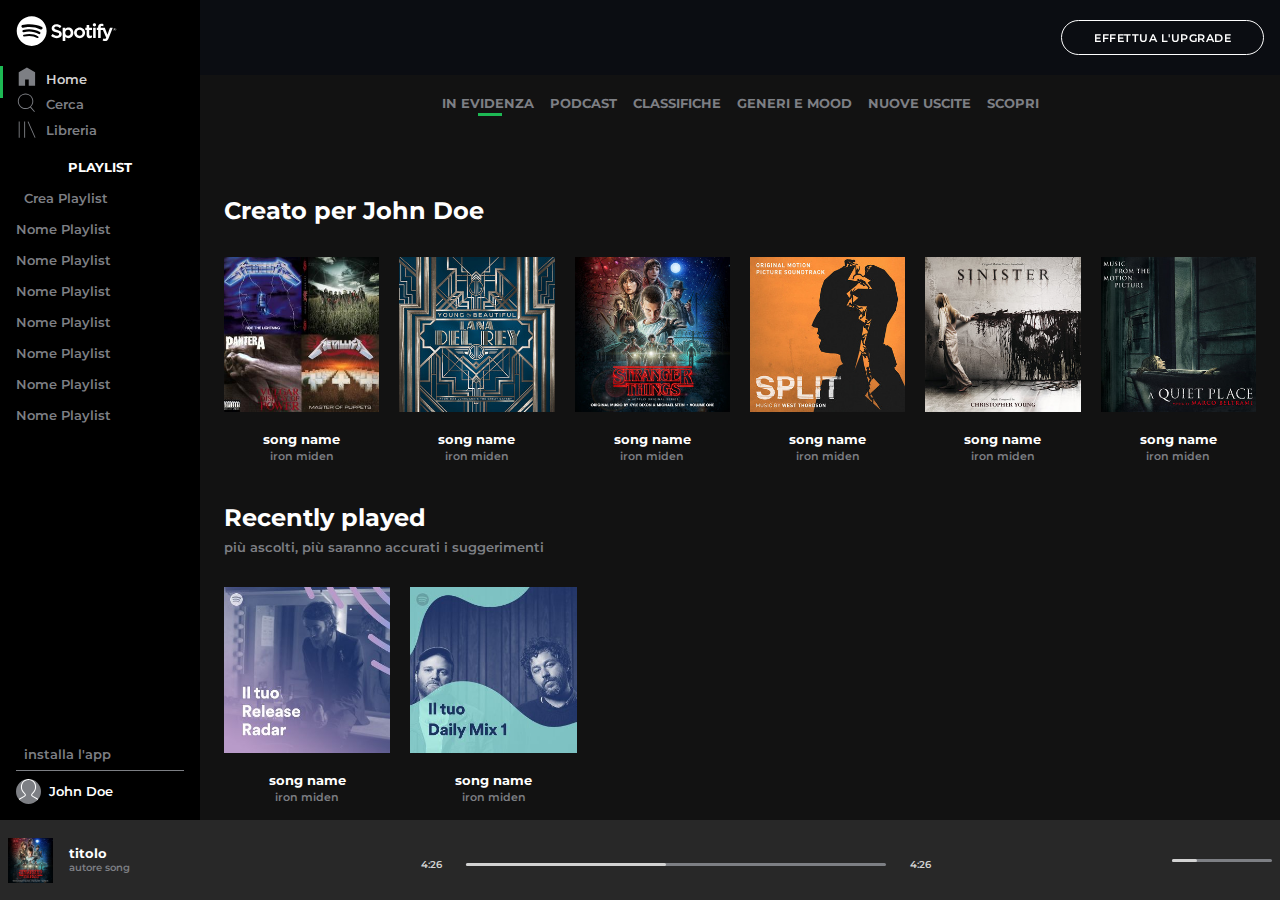
<file: index.html>
<!DOCTYPE html>
<html lang="en">
<head>
    <meta charset="UTF-8">
    <meta http-equiv="X-UA-Compatible" content="IE=edge">
    <meta name="viewport" content="width=device-width, initial-scale=1.0">
    <title>Spotify</title>
    <link rel="stylesheet" href="./style.css">
    <link rel="stylesheet" href="https://cdnjs.cloudflare.com/ajax/libs/font-awesome/6.0.0-beta2/css/all.min.css" integrity="sha512-YWzhKL2whUzgiheMoBFwW8CKV4qpHQAEuvilg9FAn5VJUDwKZZxkJNuGM4XkWuk94WCrrwslk8yWNGmY1EduTA==" crossorigin="anonymous" referrerpolicy="no-referrer" />
    <link rel="preconnect" href="https://fonts.googleapis.com">
    <link rel="preconnect" href="https://fonts.gstatic.com" crossorigin>
    <link href="https://fonts.googleapis.com/css2?family=Montserrat:wght@300;400;500;600;700&display=swap" rel="stylesheet">
    <link rel="icon" href="./img/favicon.ico" type="image/icon type">
    
</head>
<body>
    <div class="body_container">
        <main id="site_main" class="main_content">

            <div class="main_content_wrapper flex">


                <aside class="sidebar flex flex_column justify_column">   <!-- sidebar -->
                    <div class="sidebar_top">

                        <div class="logo_wrapper">    <!-- logo -->
                       
                            <img class="logo_complete" src="./img/logo.svg" alt="spotify logo">
                            <img class="logo_small" src="./img/logo-small.svg" alt="logo spotify small">
                        </div>

                        <nav class="sidebar_nav flex flex_column margin_top_xs">   <!-- sidebar navigation -->

                            <div class="sidebar_nav_item home flex align_center">        <!-- sidebar HOME ITEM -->
                                <i class="sidebar_icon home-icon">
                                    <svg viewBox="0 0 512 512" xmlns="http://www.w3.org/2000/svg"><path d="M448 463.746h-149.333v-149.333h-85.334v149.333h-149.333v-315.428l192-111.746 192 110.984v316.19z"/></svg>
                                </i>
                                <p class="sidebar_home sidebar_text">Home</p>
                            </div>


                            <div class="sidebar_nav_item flex align_center">        <!-- sidebar SEARCH ITEM -->
                                <i class="sidebar_icon search-icon">
                                    <svg viewBox="0 0 512 512" xmlns="http://www.w3.org/2000/svg"><path d="M349.714 347.937l93.714 109.969-16.254 13.969-93.969-109.969q-48.508 36.825-109.207 36.825-36.826 0-70.476-14.349t-57.905-38.603-38.603-57.905-14.349-70.476 14.349-70.476 38.603-57.905 57.905-38.603 70.476-14.349 70.476 14.349 57.905 38.603 38.603 57.905 14.349 70.476q0 37.841-14.73 71.619t-40.889 58.921zM224 377.397q43.428 0 80.254-21.461t58.286-58.286 21.461-80.254-21.461-80.254-58.286-58.285-80.254-21.46-80.254 21.46-58.285 58.285-21.46 80.254 21.46 80.254 58.285 58.286 80.254 21.461z" /></svg>
                                </i>
                                <p class="sidebar_search sidebar_text">Cerca</p>
                            </div>


                            <div class="sidebar_nav_item flex align_center">
                                <i class="sidebar_icon library-icon">       <!-- sidebar LIBRARY ITEM -->
                                    <svg viewBox="0 0 512 512" xmlns="http://www.w3.org/2000/svg"><path d="M291.301 81.778l166.349 373.587-19.301 8.635-166.349-373.587zM64 463.746v-384h21.334v384h-21.334zM192 463.746v-384h21.334v384h-21.334z" /></svg>
                                </i>
                                <p class="sidebar_library sidebar_text">Libreria</p>
                            </div>

                        </nav>

                        <div class="playlist margin_top_xs">    <!-- sidebar PLAYLIST -->
                            <h3>PLAYLIST</h3>
                            <div class="add_playlist flex align_center margin_top_xs">
                                <i class="fas fa-plus-square"></i>
                                <p class="playlist_text">Crea Playlist</p>
                            </div>
                            <ul class="playlist_list margin_top_xs">
                                <li class="play_list_name">Nome Playlist</li>
                                <li class="play_list_name">Nome Playlist</li>
                                <li class="play_list_name">Nome Playlist</li>
                                <li class="play_list_name">Nome Playlist</li>
                                <li class="play_list_name">Nome Playlist</li>
                                <li class="play_list_name">Nome Playlist</li>
                                <li class="play_list_name">Nome Playlist</li>
                            </ul>
                        </div>


                    </div>
                    <div class="sidebar_bottom flex_column">
                        <div class="app_callTo flex align_center">
                            <i class="far fa-arrow-alt-circle-down"></i>
                            <p>installa l'app</p>
                        </div>
                        <div class="profile flex align_center">
                            <div class="profile_img">
                            </div>             
                            <p class="userName">John Doe</p>
                        </div>
                        
                    </div>

                </aside>

                <div class="content flex flex_column">                                     <!-- CONTENT_RIGHT -->
                    <div class="header flex justify_end align_center">    <!-- CONTENT - HEADER -->
                        <a href="#" class="btn">effettua l'upgrade</a>
                    </div>
                    <div class="content_wrapper_padding">
                        
                        <div class="content_sec margin_top_m">                              <!-- CONTENT - content and rows -->

                            <nav class="content_nav">                             <!-- CONTENT - nav -->
                                <ul class="content_nav_list flex justify_center wrap">
                                    <li class="content_nav_list_item current">IN EVIDENZA</li>
                                    <li class="content_nav_list_item">PODCAST</li>
                                    <li class="content_nav_list_item">CLASSIFICHE</li>
                                    <li class="content_nav_list_item">GENERI E MOOD</li>
                                    <li class="content_nav_list_item">NUOVE USCITE</li>
                                    <li class="content_nav_list_item">SCOPRI</li>
                                </ul>
                            </nav>


                            <h2>Creato per John  Doe</h2>
                            <div class="content_row recently flex gap margin_top_s wrap">

                                <div class="song flex flex_column align_center">        <!-- CONTENT -  SONG --> 
                                    <div class="song_cover_img">
                                        <img src="./img/metal_lifting.jpg" alt="metal album covers">
                                        <i class="far fa-play-circle"></i>
                                    </div>
                                    <h3 class="song_name">song name</h3>
                                    <p class="song_author">iron miden</p>
                                </div>

                                <div class="song flex flex_column align_center">       <!-- CONTENT -  SONG --> 
                                    <div class="song_cover_img">
                                        <img src="./img/youg.jpeg" alt="metal album covers">
                                        <i class="far fa-play-circle"></i>

                                    </div>
                                    <h3 class="song_name">song name</h3>
                                    <p class="song_author">iron miden</p>
                                </div>

                                <div class="song flex flex_column align_center">        <!-- CONTENT -  SONG --> 
                                    <div class="song_cover_img">
                                        <img src="./img/stranger.jpeg" alt="metal album covers">
                                        <i class="far fa-play-circle"></i>
                                    </div>
                                    <h3 class="song_name">song name</h3>
                                    <p class="song_author">iron miden</p>
                                </div>

                                <div class="song flex flex_column align_center">       <!-- CONTENT -  SONG --> 
                                    <div class="song_cover_img">
                                        <img src="./img/split.jpeg" alt="metal album covers">
                                        <i class="far fa-play-circle"></i>
                                    </div>
                                    <h3 class="song_name">song name</h3>
                                    <p class="song_author">iron miden</p>
                                </div>

                                <div class="song flex flex_column align_center">        <!-- CONTENT -  SONG --> 
                                    <div class="song_cover_img">
                                        <img src="./img/sinister.jpeg" alt="metal album covers">
                                        <i class="far fa-play-circle"></i>
                                    </div>
                                    <h3 class="song_name">song name</h3>
                                    <p class="song_author">iron miden</p>
                                </div>

                                <div class="song flex flex_column align_center">       <!-- CONTENT -  SONG --> 
                                    <div class="song_cover_img">
                                        <img src="./img/aquietplace.jpeg" alt="metal album covers">
                                        <i class="far fa-play-circle"></i>
                                    </div>
                                    <h3 class="song_name">song name</h3>
                                    <p class="song_author">iron miden</p>
                                </div>
                            </div>
                            <h2>Recently played</h2>
                            <p class="subtitle">più ascolti, più saranno accurati i suggerimenti</p>
                            <div class="content_row recently flex gap margin_top_s wrap">

                             

                                <div class="song flex flex_column align_center">        <!-- CONTENT -  SONG --> 
                                    <div class="song_cover_img">
                                        <img src="./img/radar.jpeg" alt="metal album covers">
                                        <i class="far fa-play-circle"></i>
                                    </div>
                                    <h3 class="song_name">song name</h3>
                                    <p class="song_author">iron miden</p>
                                </div>

                                <div class="song flex flex_column align_center">       <!-- CONTENT -  SONG --> 
                                    <div class="song_cover_img">
                                        <img src="./img/mixdaily.jpeg" alt="metal album covers">
                                        <i class="far fa-play-circle"></i>
                                    </div>
                                    <h3 class="song_name">song name</h3>
                                    <p class="song_author">iron miden</p>
                                </div>
                            </div>
                            <h2>Artisti più popolari</h2>
                            <p class="subtitle">più ascolti, più saranno accurati i suggerimenti</p>
                            <div class="content_row recently flex gap margin_top_s wrap">

                                <div class="song flex flex_column align_center">        <!-- CONTENT -  SONG --> 
                                    <div class="song_cover_img circle">
                                        <img class="circle" src="./img/einaudi.jpeg" alt="metal album covers">
                                        <i class="far fa-play-circle"></i>
                                    </div>
                                    <h3 class="song_name">song name</h3>
                                    <p class="song_author">iron miden</p>
                                </div>

                                <div class="song flex flex_column align_center">       <!-- CONTENT -  SONG --> 
                                    <div class="song_cover_img circle">
                                        <img class="circle" src="./img/youg.jpeg" alt="metal album covers">
                                        <i class="far fa-play-circle"></i>
                                    </div>
                                    <h3 class="song_name">song name</h3>
                                    <p class="song_author">iron miden</p>
                                </div>

                            </div>


                        </div>

                    </div>


                </div> 


            </div>



        </main>




        <footer id="site_footer" class="footer_content flex justify_column align_center">
            <div class="song_icon flex align_center">
                <div class="song_cover_small flex align_center">

                    <div class="small_song_cover_image">
                        <img src="./img/stranger.jpeg" alt="album song cover">
                    </div>

                    
                    
                    <div class="song_info">
                        <h4>titolo</h4>
                        <p>autore song</p>
                    </div>
                </div>
                <div class="flex fav_icons">
                    <i class="far fa-heart"></i>
                    <i class="far fa-folder"></i>

                </div>

            </div>
            <div class="player flex flex_column justify_center align_center">
                <div class="player_buttons flex align_center justify_column">
                    <i class="fas fa-random"></i>
                    <i class="fas fa-step-backward"></i>
                    <i class="far fa-play-circle"></i>
                    <i class="fas fa-step-forward"></i>
                    <i class="fas fa-circle-notch"></i>

                </div>
                <div class="player_bar flex align_center">
                    <p class="timer timer_current">4:26</p>
                    <div class="bar_bg">
                        <div class="bar_color"></div>
                    </div>
                    <p class="timer timer_duration">4:26</p>               
                </div>
            </div>
            <div class="player_settings flex align_center">
                <i class="fas fa-bars"></i>
                <i class="fas fa-desktop"></i>
                <i class="fas fa-volume-down"></i>
                <div class="volume_bar_bg">
                    <div class="volume_bar_color"></div>
                </div>
            </div>
        </footer>
    </div>
    
</body>
</html>
</file>
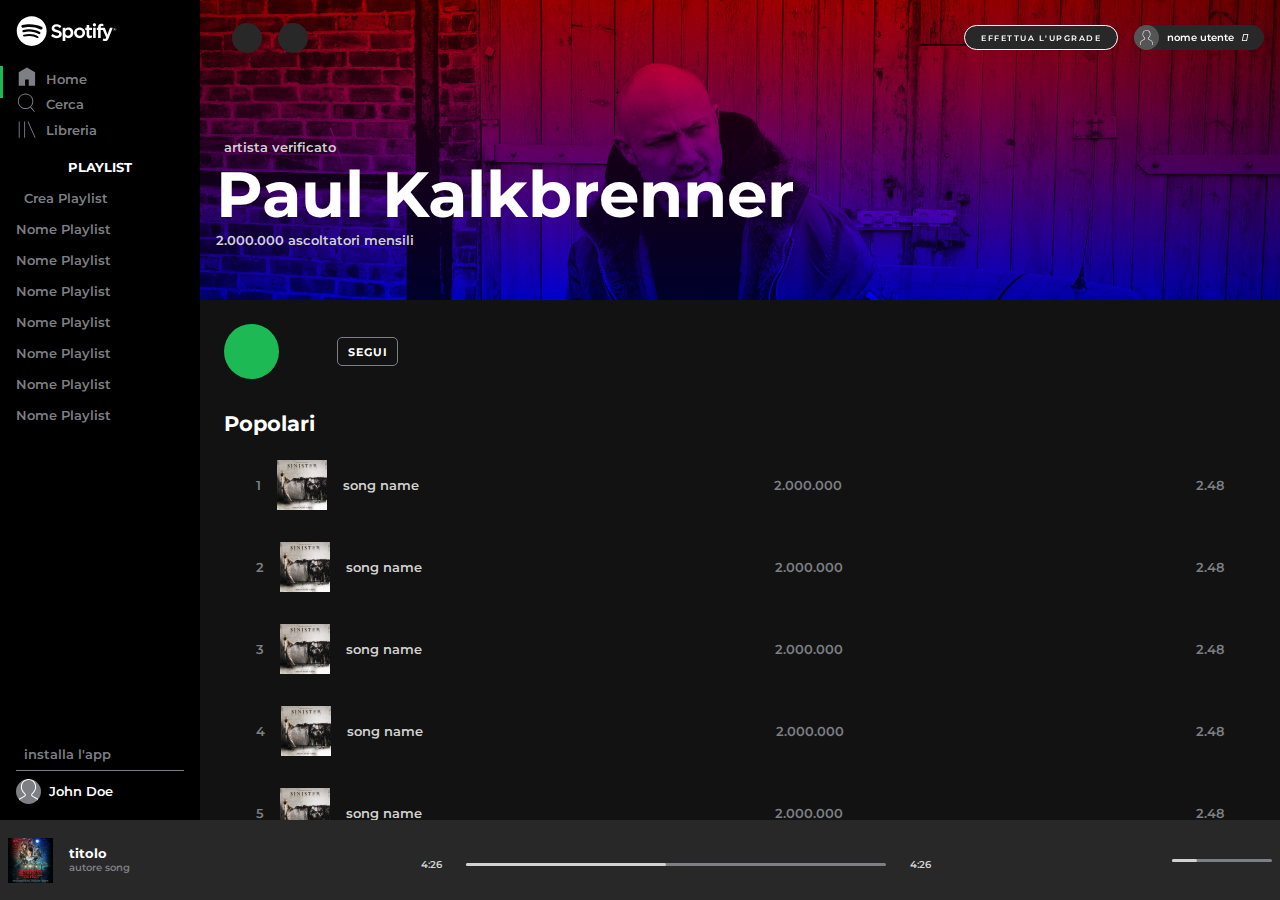
<file: artist.html>
<!DOCTYPE html>
<html lang="en">
<head>
    <meta charset="UTF-8">
    <meta http-equiv="X-UA-Compatible" content="IE=edge">
    <meta name="viewport" content="width=device-width, initial-scale=1.0">
    <title>Spotify</title>
    <link rel="stylesheet" href="./style.css">
    <link rel="stylesheet" href="https://cdnjs.cloudflare.com/ajax/libs/font-awesome/6.0.0-beta2/css/all.min.css" integrity="sha512-YWzhKL2whUzgiheMoBFwW8CKV4qpHQAEuvilg9FAn5VJUDwKZZxkJNuGM4XkWuk94WCrrwslk8yWNGmY1EduTA==" crossorigin="anonymous" referrerpolicy="no-referrer" />
    <link rel="preconnect" href="https://fonts.googleapis.com">
    <link rel="preconnect" href="https://fonts.gstatic.com" crossorigin>
    <link href="https://fonts.googleapis.com/css2?family=Montserrat:wght@300;400;500;600;700&display=swap" rel="stylesheet">
    <link rel="icon" href="./img/favicon.ico" type="image/icon type">
    
</head>
<body>
    <div class="body_container" id="artist_page">
        <main id="site_main" class="main_content">

            <div class="main_content_wrapper flex">


                <aside class="sidebar flex flex_column justify_column">   <!-- sidebar -->
                    <div class="sidebar_top">

                        <div class="logo_wrapper">    <!-- logo -->
                       
                            <img class="logo_complete" src="./img/logo.svg" alt="spotify logo">
                            <img class="logo_small" src="./img/logo-small.svg" alt="logo spotify small">
                        </div>

                        <nav class="sidebar_nav flex flex_column margin_top_xs">   <!-- sidebar navigation -->

                            <div class="sidebar_nav_item home flex align_center">        <!-- sidebar HOME ITEM -->
                                <i class="sidebar_icon home-icon">
                                    <svg viewBox="0 0 512 512" xmlns="http://www.w3.org/2000/svg"><path d="M448 463.746h-149.333v-149.333h-85.334v149.333h-149.333v-315.428l192-111.746 192 110.984v316.19z"/></svg>
                                </i>
                                <p class="sidebar_home sidebar_text"> <a href="index.html">Home</a></p>
                            </div>


                            <div class="sidebar_nav_item flex align_center">        <!-- sidebar SEARCH ITEM -->
                                <i class="sidebar_icon search-icon">
                                    <svg viewBox="0 0 512 512" xmlns="http://www.w3.org/2000/svg"><path d="M349.714 347.937l93.714 109.969-16.254 13.969-93.969-109.969q-48.508 36.825-109.207 36.825-36.826 0-70.476-14.349t-57.905-38.603-38.603-57.905-14.349-70.476 14.349-70.476 38.603-57.905 57.905-38.603 70.476-14.349 70.476 14.349 57.905 38.603 38.603 57.905 14.349 70.476q0 37.841-14.73 71.619t-40.889 58.921zM224 377.397q43.428 0 80.254-21.461t58.286-58.286 21.461-80.254-21.461-80.254-58.286-58.285-80.254-21.46-80.254 21.46-58.285 58.285-21.46 80.254 21.46 80.254 58.285 58.286 80.254 21.461z" /></svg>
                                </i>
                                <p class="sidebar_search sidebar_text">Cerca</p>
                            </div>


                            <div class="sidebar_nav_item flex align_center">
                                <i class="sidebar_icon library-icon">       <!-- sidebar LIBRARY ITEM -->
                                    <svg viewBox="0 0 512 512" xmlns="http://www.w3.org/2000/svg"><path d="M291.301 81.778l166.349 373.587-19.301 8.635-166.349-373.587zM64 463.746v-384h21.334v384h-21.334zM192 463.746v-384h21.334v384h-21.334z" /></svg>
                                </i>
                                <p class="sidebar_library sidebar_text">Libreria</p>
                            </div>

                        </nav>

                        <div class="playlist margin_top_xs">    <!-- sidebar PLAYLIST -->
                            <h3>PLAYLIST</h3>
                            <div class="add_playlist flex align_center margin_top_xs">
                                <i class="fas fa-plus-square"></i>
                                <p class="playlist_text">Crea Playlist</p>
                            </div>
                            <ul class="playlist_list margin_top_xs">
                                <li class="play_list_name">Nome Playlist</li>
                                <li class="play_list_name">Nome Playlist</li>
                                <li class="play_list_name">Nome Playlist</li>
                                <li class="play_list_name">Nome Playlist</li>
                                <li class="play_list_name">Nome Playlist</li>
                                <li class="play_list_name">Nome Playlist</li>
                                <li class="play_list_name">Nome Playlist</li>
                            </ul>
                        </div>


                    </div>
                    <div class="sidebar_bottom flex_column">
                        <div class="app_callTo flex align_center">
                            <i class="far fa-arrow-alt-circle-down"></i>
                            <p>installa l'app</p>
                        </div>
                        <div class="profile flex align_center">
                            <div class="profile_img">
                            </div>             
                            <p class="userName">John Doe</p>
                        </div>
                        
                    </div>

                </aside>

                <div class="content flex flex_column">                                     <!-- CONTENT_RIGHT -->
                    <div class="header flex align_center justify_column">    <!-- CONTENT - HEADER -->
                        <div class="nav_arrows flex">
                            <i class="fas fa-chevron-left"></i>
                            <i class="fas fa-chevron-right"></i>
                         </div>


                         <div class="btns flex">
                            <a href="#" class="btn flex align_center">effettua l'upgrade</a>
                            <a href="#" class="btn flex align_center utente_btn justify_column">
                                <div class="profile_img"></div>  nome utente <i class="fas fa-caret-down"></i></a>
                         </div>
                        
                    </div>
                    <div class="content_wrapper_padding">
                        <div class="hero_bg">
                            <div class="hero_bg_content">
                                <div class="verified flex">
                                    <i class="fas fa-check-circle"></i>
                                    <p>artista verificato</p>
                                </div>
                                <h2>Paul Kalkbrenner</h2>
                                <p class="monthly_listeners">2.000.000 ascoltatori mensili</p>
                            </div>
                        </div>

                        <div class="segui flex align_center justify_column">
                            <i class="fas fa-play"></i>
                            <a href="#" class="segui_btn">segui</a>
                            <i class="fas fa-ellipsis-h"></i> 
                        </div>


                        <div class="top_songs">
                            <h3>Popolari</h3>
                            <ol class="song_list flex_column">
                                <li class="flex song">
                                    <div class="song_list_info flex align_center">
                                        <p class="number">1</p>
                                        <div class="song_cover_img_list">
                                        <img src="./img/sinister.jpeg" alt="img">
                                        </div>
                                        <p class="song_list_name">song name</p>
                                    </div>
                                    
                                    <p class="views flex align_center">2.000.000</p>
                                    <p class="duration flex align_center">2.48</p>

                                </li>
                                <li class="flex song">
                                    <div class="song_list_info flex align_center">
                                        <p class="number">2</p>
                                        <div class="song_cover_img_list">
                                        <img src="./img/sinister.jpeg" alt="img">
                                        </div>
                                        <p class="song_list_name">song name</p>
                                    </div>
                                    
                                    <p class="views flex align_center">2.000.000</p>
                                    <p class="duration flex align_center">2.48</p>

                                </li>
                                <li class="flex song">
                                    <div class="song_list_info flex align_center">
                                        <p class="number">3</p>
                                        <div class="song_cover_img_list">
                                        <img src="./img/sinister.jpeg" alt="img">
                                        </div>
                                        <p class="song_list_name">song name</p>
                                    </div>
                                    
                                    <p class="views flex align_center">2.000.000</p>
                                    <p class="duration flex align_center">2.48</p>

                                </li>
                                <li class="flex song">
                                    <div class="song_list_info flex align_center">
                                        <p class="number">4</p>
                                        <div class="song_cover_img_list">
                                        <img src="./img/sinister.jpeg" alt="img">
                                        </div>
                                        <p class="song_list_name">song name</p>
                                    </div>
                                    
                                    <p class="views flex align_center">2.000.000</p>
                                    <p class="duration flex align_center">2.48</p>

                                </li>
                                <li class="flex song">
                                    <div class="song_list_info flex align_center">
                                        <p class="number">5</p>
                                        <div class="song_cover_img_list">
                                        <img src="./img/sinister.jpeg" alt="img">
                                        </div>
                                        <p class="song_list_name">song name</p>
                                    </div>
                                    
                                    <p class="views flex align_center">2.000.000</p>
                                    <p class="duration flex align_center">2.48</p>

                                </li>
                            </ol>
                        </div>
                        



                        <div class="content_sec margin_top_m">                              <!-- CONTENT - content and rows -->

    
                            <h2>Singoli ed episodi</h2>
                            <div class="content_row recently flex gap margin_top_s wrap">

                                <div class="song flex flex_column align_center">        <!-- CONTENT -  SONG --> 
                                    <div class="song_cover_img">
                                        <img src="./img/metal_lifting.jpg" alt="metal album covers">
                                        <i class="far fa-play-circle"></i>
                                    </div>
                                    <h3 class="song_name">song name</h3>
                                    <p class="song_author"> <a href="artist.html">iron miden</a></p>
                                </div>

                                <div class="song flex flex_column align_center">       <!-- CONTENT -  SONG --> 
                                    <div class="song_cover_img">
                                        <img src="./img/youg.jpeg" alt="metal album covers">
                                        <i class="far fa-play-circle"></i>

                                    </div>
                                    <h3 class="song_name">song name</h3>
                                    <p class="song_author"><a href="artist.html">iron miden</a></p>
                                </div>

                                <div class="song flex flex_column align_center">        <!-- CONTENT -  SONG --> 
                                    <div class="song_cover_img">
                                        <img src="./img/stranger.jpeg" alt="metal album covers">
                                        <i class="far fa-play-circle"></i>
                                    </div>
                                    <h3 class="song_name">song name</h3>
                                    <p class="song_author"><a href="artist.html">iron miden</a></p>
                                </div>

                                <div class="song flex flex_column align_center">       <!-- CONTENT -  SONG --> 
                                    <div class="song_cover_img">
                                        <img src="./img/split.jpeg" alt="metal album covers">
                                        <i class="far fa-play-circle"></i>
                                    </div>
                                    <h3 class="song_name">song name</h3>
                                    <p class="song_author"><a href="artist.html">iron miden</a></p>
                                </div>

                                <div class="song flex flex_column align_center">        <!-- CONTENT -  SONG --> 
                                    <div class="song_cover_img">
                                        <img src="./img/sinister.jpeg" alt="metal album covers">
                                        <i class="far fa-play-circle"></i>
                                    </div>
                                    <h3 class="song_name">song name</h3>
                                    <p class="song_author"><a href="artist.html">iron miden</a></p>
                                </div>

                                <div class="song flex flex_column align_center">       <!-- CONTENT -  SONG --> 
                                    <div class="song_cover_img">
                                        <img src="./img/aquietplace.jpeg" alt="metal album covers">
                                        <i class="far fa-play-circle"></i>
                                    </div>
                                    <h3 class="song_name">song name</h3>
                                    <p class="song_author"><a href="artist.html">iron miden</a></p>
                                </div>
                            </div>
                            <h2>Con Paul Kalkbrenner</h2>
                            <p class="subtitle">più ascolti, più saranno accurati i suggerimenti</p>
                            <div class="content_row recently flex gap margin_top_s wrap">

                             

                                <div class="song flex flex_column align_center">        <!-- CONTENT -  SONG --> 
                                    <div class="song_cover_img">
                                        <img src="./img/radar.jpeg" alt="metal album covers">
                                        <i class="far fa-play-circle"></i>
                                    </div>
                                    <h3 class="song_name">song name</h3>
                                    <p class="song_author"><a href="artist.html">iron miden</a></p>
                                </div>

                                <div class="song flex flex_column align_center">       <!-- CONTENT -  SONG --> 
                                    <div class="song_cover_img">
                                        <img src="./img/mixdaily.jpeg" alt="metal album covers">
                                        <i class="far fa-play-circle"></i>
                                    </div>
                                    <h3 class="song_name">song name</h3>
                                    <p class="song_author"><a href="artist.html">iron miden</a></p>
                                </div>
                            </div>
                            <h2>I fan apprezzano anche</h2>
                            <p class="subtitle">più ascolti, più saranno accurati i suggerimenti</p>
                            <div class="content_row recently flex gap margin_top_s wrap">

                                <div class="song flex flex_column align_center">        <!-- CONTENT -  SONG --> 
                                    <div class="song_cover_img circle">
                                        <img class="circle" src="./img/einaudi.jpeg" alt="metal album covers">
                                        <i class="far fa-play-circle"></i>
                                    </div>
                                    <h3 class="song_name">song name</h3>
                                    <p class="song_author"><a href="artist.html">iron miden</a></p>
                                </div>

                                <div class="song flex flex_column align_center">       <!-- CONTENT -  SONG --> 
                                    <div class="song_cover_img circle">
                                        <img class="circle" src="./img/youg.jpeg" alt="metal album covers">
                                        <i class="far fa-play-circle"></i>
                                    </div>
                                    <h3 class="song_name">song name</h3>
                                    <p class="song_author"><a href="artist.html">iron miden</a></p>
                                </div>

                            </div>


                            
                        <div class="info_tour flex">
                            <div class="artist_info">
                                <h4>Informazioni</h4>
                                <div class="artist_info_wrapper">
                                    <div class="artist_info_content">
                                        <h5>Nome e cognome</h5>
                                        <p>Tempora laboriosam dolor facilis tempore consequuntur quaerat beatae inventore praesentium atque quas eaque in voluptas laborum aliquam deleniti, m cumque, quisquam molestiae, dicta est voluptatum quae necessitatibus veniam obcaecati velit sint alias ea.</p>
                                    </div>

                                </div>
                            </div>
                            <div class="tour_info">
                                <h4>Tour</h4>
                                <div class="tour flex align_center">
                                    <div class="data flex_column">
                                        <p class="mese">ott</p>
                                        <p class="data_number">1</p>
                                    </div>
                                    <div class="tour_info flex_column">
                                        <p class="tour_info_artist_name">Paul Klakbrenner</p>
                                        <p class="tour_info_whereWhen">sab 21:00 - trattoria da mario, Napoli</p>
                                    </div>

                                </div>
                                <div class="tour flex align_center">
                                    <div class="data flex_column">
                                        <p class="mese">ott</p>
                                        <p class="data_number">1</p>
                                    </div>
                                    <div class="tour_info flex_column">
                                        <p class="tour_info_artist_name">Paul Klakbrenner</p>
                                        <p class="tour_info_whereWhen">sab 21:00 - trattoria da mario, Napoli</p>
                                    </div>

                                </div>
                                <div class="tour flex align_center">
                                    <div class="data flex_column">
                                        <p class="mese">ott</p>
                                        <p class="data_number">1</p>
                                    </div>
                                    <div class="tour_info flex_column">
                                        <p class="tour_info_artist_name">Paul Klakbrenner</p>
                                        <p class="tour_info_whereWhen">sab 21:00 - trattoria da mario, Napoli</p>
                                    </div>

                                </div>
                                

                            </div>
                        </div>


                        </div>


                    </div>
                </div>
                   


                </div> 


            </div>



        </main>




        <footer id="site_footer" class="footer_content flex justify_column align_center">
            <div class="song_icon flex align_center">
                <div class="song_cover_small flex align_center">

                    <div class="small_song_cover_image">
                        <img src="./img/stranger.jpeg" alt="album song cover">
                    </div>

                    
                    
                    <div class="song_info">
                        <h4>titolo</h4>
                        <p>autore song</p>
                    </div>
                </div>
                <div class="flex fav_icons">
                    <i class="far fa-heart"></i>
                    <i class="far fa-folder"></i>

                </div>

            </div>
            <div class="player flex flex_column justify_center align_center">
                <div class="player_buttons flex align_center justify_column">
                    <i class="fas fa-random"></i>
                    <i class="fas fa-step-backward"></i>
                    <i class="far fa-play-circle"></i>
                    <i class="fas fa-step-forward"></i>
                    <i class="fas fa-circle-notch"></i>

                </div>
                <div class="player_bar flex align_center">
                    <p class="timer timer_current">4:26</p>
                    <div class="bar_bg">
                        <div class="bar_color"></div>
                    </div>
                    <p class="timer timer_duration">4:26</p>               
                </div>
            </div>
            <div class="player_settings flex align_center">
                <i class="fas fa-bars"></i>
                <i class="fas fa-desktop"></i>
                <i class="fas fa-volume-down"></i>
                <div class="volume_bar_bg">
                    <div class="volume_bar_color"></div>
                </div>
            </div>
        </footer>
    </div>
    
</body>
</html>
</file>
<file: style.css>
*{
    margin:0;
    padding:0;
    box-sizing: border-box;
    font-family: 'Montserrat', sans-serif;
}

body{
    overflow: hidden;
}

#artist_page img{border-radius: 5px;}


/*************** UTILITY **************** */


/* width */
::-webkit-scrollbar {
    width: 5px;
    }
  
  /* Track */
  ::-webkit-scrollbar-track {
    background: #f1f1f1;
  }
  
  /* Handle */
  ::-webkit-scrollbar-thumb {
    background: #888;
  }
  
  /* Handle on hover */
  ::-webkit-scrollbar-thumb:hover {
    background: #555;
  }
.content_wrapper_padding{padding: 1rem 1.5rem;
    overflow-y: scroll;
    height: 100vh;
    padding-bottom: 10rem;}



.margin_top_xs{
    margin-top: 1rem;

}
.margin_top_s{
    margin-top: 2rem;

}

.margin_top_m{
    margin-top: 5rem;

}

.flex{
    display: flex;
}


.flex_column{
flex-direction: column;    
}

.wrap{flex-wrap: wrap;}

.gap{gap: 20px;
}

.align_center{
    align-items: center;
}
.justify_column{
    justify-content: space-between;
}
.justify_end{
    justify-content: flex-end;
}
.justify_center{
    justify-content: center;
}


.btn{
    color: white;
    border: 1.5px solid white;
    padding: .6rem 2rem;
    text-decoration: none;
    border-radius: 50px;
    text-transform: uppercase;
    font-size: .7rem;
    letter-spacing: .5px;
    font-weight: 600;
    margin-right: 1rem;
}



/*************** UTILITY **************** */









/************** TIPOGRAPHY **************/
h1,h2,h3,h4,.userName{
    color: white;
}

h3{font-size: .8rem;
    text-align: center;

}

.content_sec h2{
    margin-top: 2.5rem;
}

.content_sec h3{
    margin-top: 1rem;
}
.content_sec p{
    margin-top: .5rem;
}


.content_sec p.song_author{
    font-size: .7rem;
    text-align: center;
    margin-top: .1rem;
}


#artist_page .song_author,
#artist_page .song_name{
    width: 80%;
    text-align: left;
}




p,.playlist_list li, .content_nav_list{color: #7D7F84;
font-size: .8rem;
font-weight: 600;
}

.sidebar_home{
    color:#D2D2D2;
}

/************** TIPOGRAPHY **************/


/************** SIZES **************/


.body_container{
    width:100%;
    height: 100vh;

}

.main_content{
    height:100vh;
    width:100%;
}

.main_content_wrapper{
    min-height: 100vh;
    width: 100%;
    
}

.sidebar{
    width:200px;
    height: calc(100% - 80px);
    background-color: black;
    padding: 1rem;
    position: fixed;
    top: 0;
    left: 0;
}

.content{
    width: 100%;
    height: 100%;
    background-color: #121212;
    margin-left: 200px;
}


.content .header{
    height: 75px;
    background-color:#080b12b4;
    position: fixed;
    width: calc(100% - 200px);
    top: 0;
    right: 0;
    z-index: 1000;

}





.footer_content{
    height: 80px;
    width: 100%;
    background-color: #282828;
    position: fixed;
    left:0;
    bottom: 0;
    padding:0 .5rem;
}


/************** SIZES **************/





/**************** SIDEBAR *******************/




/** SIDEBAR - logo**/


.sidebar{overflow-y: auto;}

.logo_wrapper{
    width: 60%;
}

.logo_complete{
    width: 100%;
}

.logo_small{
    display: none;
}
/**SIDEBAR - logo**/





/** SIDEBAR - NAV **/
.home{position: relative;
    color: #D2D2D2;}
    
    .home::before{
        content: "";
        height: 2rem;
        width: 3px;
        background-color: #1DB954
        ;
        position: absolute;
        top: 0;
        left:-1rem;
    }
    


.sidebar_text{
    margin-left: .5rem;
}


.sidebar_icon{width: 13%;
    fill: #7D7F84;}

.sidebar_icon:hover{
    fill: white;
}




/** SIDEBAR - NAV **/




/** SIDEBAR - Playlist **/



.fa-plus-square{
    color: #D2D2D2;
    font-size: 2.5rem;
}
.playlist{
    min-height: 100px;
}
.playlist_list, .content_nav_list{
    list-style: none;
}

.playlist_text{
    margin-left: .5rem;
}
.playlist_list li{
    margin-top: 1rem;

}





/** SIDEBAR - BOTTOM **/


.sidebar_bottom{align-items: center;
    width: 100%;
    bottom: 0;
    left: 0;
    
    background-color: black;
}



.fa-arrow-alt-circle-down{
    color: #7D7F84;
}

.app_callTo{
    border-bottom: 1px solid #7D7F84;
}




.app_callTo{
    padding-bottom: .5rem;
}
.app_callTo p, .userName{
    margin-left: .5rem;
}

.profile{
    margin-top: .5rem;
}

.profile_img{
    width: 25px;
    height: 25px;
    background-color: #7D7F84;
    border-radius: 50%;
    background-image: url(./img/profile.svg);
    background-size: cover;
}



/**************** CONTENT *******************/



/** CONTENT - content_nav**/



.content_nav_list{
    font-weight: 700;
    height: 60px;
    align-content: space-between;
    text-align: center;

}

.content_nav_list li{
    margin: 0 .5rem;
}
.current{position: relative;}


.current::after{
    content: "";
    height: 3px;
    width: 1.5rem;
    background-color: #1DB954;
    position: absolute;
    bottom:-5px;
    left:40%
}

/** CONTENT - content_rows**/


a{
    text-decoration: none;
    color: #7D7F84;
    transition:all 250ms;
}

a:hover{text-decoration: underline;}

.content_row{
    flex-wrap: nowrap;
    max-width: 100%;
}

#artist_page .song.flex.flex_column.align_center {
  
    background-color: #181818;
    padding-top: 1rem;
    padding-bottom: 1.5rem;
    border-radius: 10px;
}


.song.flex.flex_column.align_center {
    width: calc(100% / 6.2);
    
}

.song_cover_img{
    width: 100%;
    height: 100%;
    position: relative;
    
}
#artist_page .song_cover_img{
    width: 80%;
    height: 80%;
    position: relative;
    
}

.song_cover_img img{
    width: 100%;
    object-fit: cover;

}

.song_cover_img img{
    width: 100%;
    object-fit: cover;

}

.song_cover_img::before{
    position: absolute;
    content: "";
    inset: 0;
    background:linear-gradient(172deg, 
    rgba(0, 0, 0, 0.904) 0%,
    rgba(32, 32, 32, 0.795) 100%);;
    opacity: 0;
    cursor: pointer;
    
}

.song_cover_img.circle::before{
   border-radius: 50%;
}



.song_cover_img .fa-play-circle{
    position: absolute;
    top: 50%;
    left: 50%;
    transform: translate(-50%, -50%);
    color: white;
    font-size: 3.5rem;
    opacity: 0;

}




.circle{
    border-radius: 50%;
    
    
}


/**************** FOOOTER *******************/
.small_song_cover_image{
    height: 45px;
    width: 45px;
    margin-right: 1rem;
}
.small_song_cover_image img{
    object-fit: cover;
    width: 100%;
}
.song_info h4{
    font-size: .8rem;
}
.song_info p{
    font-size: .65rem;
}


.fav_icons{
    color: #7D7F84;
    margin-left: 3rem;
}
.fav_icons i{
    margin: 0 .5rem;
}



/* FOOTER - PLAYER */


.player_buttons{width:50%}

.player_buttons i{
    color: white;
    font-size: 1rem;
}

.player_buttons .fa-play-circle{
    font-size: 1.7rem;
}


.player_settings i{
    font-size: 1rem;
    color: #7D7F84;
}

.timer{
    font-size: .6rem;
    color: #D2D2D2;
}



.player_bar{
    margin-top: .5rem;
}

.bar_bg{
    height: 3px;
    width: 420px;
    background-color: #7D7F84;
    border-radius: 3px;
    margin: 0 1.5rem;
    cursor: pointer;

}
.bar_bg .bar_color{
    height: 3px;
    width: 200px;
    background-color: #D2D2D2;
    border-radius: 3px;
    position: relative;

}

.bar_bg .bar_color::after{
    content: "";
    top:-3px;
    right:-5px;
    width: 10px;
    height: 10px;
    position: absolute;
    border-radius: 10px;
    background-color: #D2D2D2;
    box-shadow: 0px 0px 10px rgba(0, 0, 0, 0.582);
    display: none;
}




.volume_bar_bg{
    height: 3px;
    width: 100px;
    background-color: #7D7F84;
    border-radius: 3px;
    margin-left: .5rem;
    cursor: pointer;
}

.volume_bar_color{
    height: 3px;
    width: 25px;
    background-color: #D2D2D2;
    border-radius: 3px;
    position: relative;

}


.volume_bar_bg .volume_bar_color::after{
    content: "";
    top:-3px;
    right:-5px;
    width: 10px;
    height: 10px;
    position: absolute;
    border-radius: 10px;
    background-color: #D2D2D2;
    box-shadow: 0px 0px 10px rgba(0, 0, 0, 0.582);
    display: none;
}


.player_settings i{
    margin-right: .7rem;
    font-size: .8rem;
}

.player_settings .fa-volume-down{
    margin-right: 0;
}
/** FOOTER **/




/******   HOVER **********/

.sidebar_text, ul li,
i, 
.bar_bg,
.bar_color,
.volume_bar_bg,
.volume_bar_color,
.bar_color::after,
.volume_bar_color::after,
.btn,
.add_playlist,
p,
.song_cover_img::before,
.sidebar_icon
{
    transition: all 250ms;
}

.sidebar_nav_item:hover .sidebar_icon,
.sidebar_nav_item:hover .sidebar_text{
    color: white;
    cursor: pointer;
    fill: white;
}



ul li:hover, i:hover{color: #d2d2d2;
cursor: pointer;}



.bar_bg:hover .bar_color,
.volume_bar_bg:hover .volume_bar_color{
    background-color: #1DB954;
   
}




.bar_bg:hover .bar_color::after,
.volume_bar_bg:hover .volume_bar_color::after{
    display: block;
}


.btn:hover{
    transform: scale(1.1);
}


.add_playlist:hover i,
.add_playlist:hover p
{
    color: white;
    cursor: pointer;
}

.song_info p:hover{
    text-decoration: underline;
    cursor: pointer;
}



 .song_cover_img:hover::before{
    opacity: .5;
}



.song_cover_img:hover .fa-play-circle{
    opacity: 1;

}






@media screen and (max-width:510px) {
    .sidebar{
        width:60px;
      
    }
    .sidebar_icon{width: 100%;}
    
    .content{
        
        margin-left: 60px;
    }
    .content_row{
        flex-wrap: wrap;
        width: 100%;
        row-gap: 20px;
        column-gap: 0px;
    }
    .song.flex.flex_column.align_center {
        width:100%;
    }
    
    .content .header{
      
        width: calc(100% - 60px);
       
    }

    .logo_wrapper{
        width: 100%;
    }

    .logo_small{
        display: inline-block;
        width: 100%;
    }

    .fa-arrow-alt-circle-down {
        font-size: 1.5rem;}


    .sidebar p,
    .sidebar h3,
    .logo_complete,
    .home::before,
    .add_playlist,
    .playlist_list{display: none;}


    .sidebar_bottom{align-items: center;
        }


    .small_song_cover_image {
        height: 30px;
        width: 30px;
        margin-right: .3rem;
    }


    .fav_icons{margin-left: 0;
        flex-direction: column;
        
    }
    .fav_icons i{margin: .2rem;}

    .song_info h4{
        font-size: .6rem;
    }
    .song_info p{
        font-size: .5rem;
    }
    



    .bar_bg{
        width: 70px;
        margin:0 .5rem
        }


    .bar_bg .bar_color{
        width: 25px;
        }

        .player{
            width: 30%;
        }



    .player_buttons {
        width: 100%;
    justify-content: space-between;
        }




    .player_buttons {
        width: 100%;
    justify-content: space-between;
        }


    .footer_content i{
        transform: scale(.7);
    }
    .player_settings i {
        margin-right: .2rem;
    }
    
    .volume_bar_bg{
       
        width: 35px;
        
    }

    .volume_bar_color{
        
        width: 8px;}
        

    .content_nav_list {
        height: 110px;}
    .current::after{
        bottom: -1px;
        height: 2px;
    }
    











}












@media screen and (min-width:510px) and (max-width:840px){
    .gap{gap: 0px;
        row-gap: 10px;
    
    }


    .song.flex.flex_column.align_center {
        width: calc(100% / 2.2);
    }

    .bar_bg{
        width: 150px;
        margin:0 .5rem
        }


    .bar_bg .bar_color{
        width: 71px;
        }

    .player_buttons {
        width:70%
        }

    .content_row{flex-wrap: wrap;
    justify-content: space-between;}



    .fav_icons{margin-left: 1rem;
        
    }
    .fav_icons i{margin: .2rem;}



    
    .volume_bar_bg{
       
        width: 60px;
        
    }

    .volume_bar_color{
        
        width: 15px;}


        .content_nav_list {
            height: 80px;}
            


}



@media screen and (min-width:840px) and (max-width:900px){
    .bar_bg{
        width: 400px;
        margin:0 .5rem
        }

        .gap{
            gap: 5px;
        }

  


    .bar_bg .bar_color{
        width: 190px;
        }

        .content_row{
            flex-wrap: wrap;
            max-width: 100%;
        }
        .song.flex.flex_column.align_center {
            width: calc(100% / 4.2);
        }
        
        .song_cover_img{
            max-width: 100%;
            max-height: 100%;
            position: relative;
            
        }

}

@media screen and (max-height:600px) {
    .playlist_list{
    overflow-y: scroll;
    height: 100px;
    }

    .header{display: none;}
}

/************ artist page ++++++++++++++++++ */


#artist_page .content .header{
    background-color: rgba(8, 11, 18, 0);
}

#artist_page .content .nav_arrows{
    color:#D2D2D2;
    margin-left: 1rem;
}
#artist_page .content .nav_arrows i{
    height: 30px;
    width: 30px;
    border-radius: 50%;
    background-color: #282828;
    text-align: center;
    line-height: 30px;
    vertical-align: middle;
    font-size: .8rem;
    margin-left: 1rem;

}

#artist_page .btn{
    padding: 0rem 1rem;
    background-color: #282828;
    font-size: .5rem;
    letter-spacing: 1.5px;
}

#artist_page .utente_btn .fa-caret-down:before {
    content: "\f0d7";
    vertical-align: text-bottom}

    #artist_page .btn:hover{
        text-decoration: none;
    }


#artist_page .utente_btn{
    padding-left: 0;
    width: 130px;
    text-transform: none;
    letter-spacing: 0px;
    font-size: .6rem;
    border: none;


}

#artist_page .utente_btn .profile_img{
    background-color: #555;
    background-position: center;
    background-repeat: no-repeat;
    background-size: 13px;

}


#artist_page .content_wrapper_padding {
    padding: 0;
}

#artist_page .content_sec{
    padding: 0rem 1.5rem;
    padding-bottom: 10rem;
}


#artist_page .hero_bg{
    width: 100%;
    height: 300px;
    background-image: 
    linear-gradient(red, blue),
    url(./img/Paul_Kalkbrenner_Berlin_2.5.jpg);
    background-size: cover;
    background-blend-mode: multiply;

}

.hero_bg_content{padding-top: 13%;
padding-left: 1rem;}

.fa-check-circle{
    color: #15c7f7;
    margin-right: .5rem;
}



.segui{padding: 0 1.5rem;
margin-top: 1.5rem;
width: 280px;
color: #7D7F84;}

.segui .fa-play{
    height: 55px;
    width: 55px;
    border-radius: 50%;
    background-color: #1DB954;
    line-height: 55px;
    text-align: center;
    color: white;
    font-size: 1.5rem;
   
}
.segui_btn{
    border:1px solid #7D7F84;
    padding:.4rem .6rem;
    text-transform: uppercase;
    letter-spacing: 1px;
    font-size: .7rem;
    color: white;
    font-weight: 700;
    border-radius: 5px;
}




#artist_page .top_songs{
    padding: 0 1.5rem;
    margin-top: 2rem;
}


#artist_page .top_songs h3{
    text-align: left;
    font-size: 1.3rem;
    margin-bottom: 1.5rem;
}


#artist_page .hero_bg_content p{
    color: #D2D2D2;
}
#artist_page .hero_bg_content h2{
    font-size: 4rem;
}

#artist_page .song_list{
    padding: 0 2rem;
}


#artist_page .song_list_info .number{
margin-right: 1rem;
}
#artist_page .song_list_name{
    color:#D2D2D2;
    margin-left: 1rem;
}

#artist_page .song_cover_img_list{
    width: 50px;
    height: 50px;
}
#artist_page .song_cover_img_list img{
    width: 100%;
    object-fit: cover;
    border-radius: 0;
}

#artist_page .song_list{
    list-style-type: decimal;}


#artist_page .song_list>li.song{
    justify-content: space-between;
    margin-bottom: 2rem;
}

.info_tour{
    margin-top: 4rem;
}
.info_tour h4{
    margin-bottom: 1.5rem;
}

#artist_page .tour_info,
#artist_page .artist_info{
    width: 49%;
}


#artist_page .artist_info .artist_info_wrapper{
 width: 100%;
 height: 400px;
 background-image: linear-gradient(rgba(0, 0, 0, 0), rgba(18, 18, 31, 0.863)),
 url(./img/PK_Fullbleed_Fashion-Header.jpg);
 background-position: center;
 background-size: cover;
 border-radius: 5px;
 background-blend-mode: multiply;
}

#artist_page .artist_info .artist_info_wrapper .artist_info_content{
    padding-top: 40%;
    padding-left: 1.5rem;
    color: white;
    max-width: 550px;
}
#artist_page .artist_info .artist_info_wrapper .artist_info_content p{
    color: #D2D2D2;
    line-height: 20px;
}

#artist_page .tour_info{
    margin-left: 1.5rem;
}

#artist_page .tour_info .tour{
    margin-top: 1rem;
}


#artist_page .tour_info .data{
    background-color: #282828;
    text-align: center;
    text-transform: uppercase;
    padding: .2rem 1.2rem;
    border-radius: 5px;
}
#artist_page .tour_info .data p, .tour_info_artist_name{
    color: white;
}
.mese{
    font-size: .7rem;
}
#artist_page .tour_info .data .data_number{font-size: 1.3rem;}
</file>
